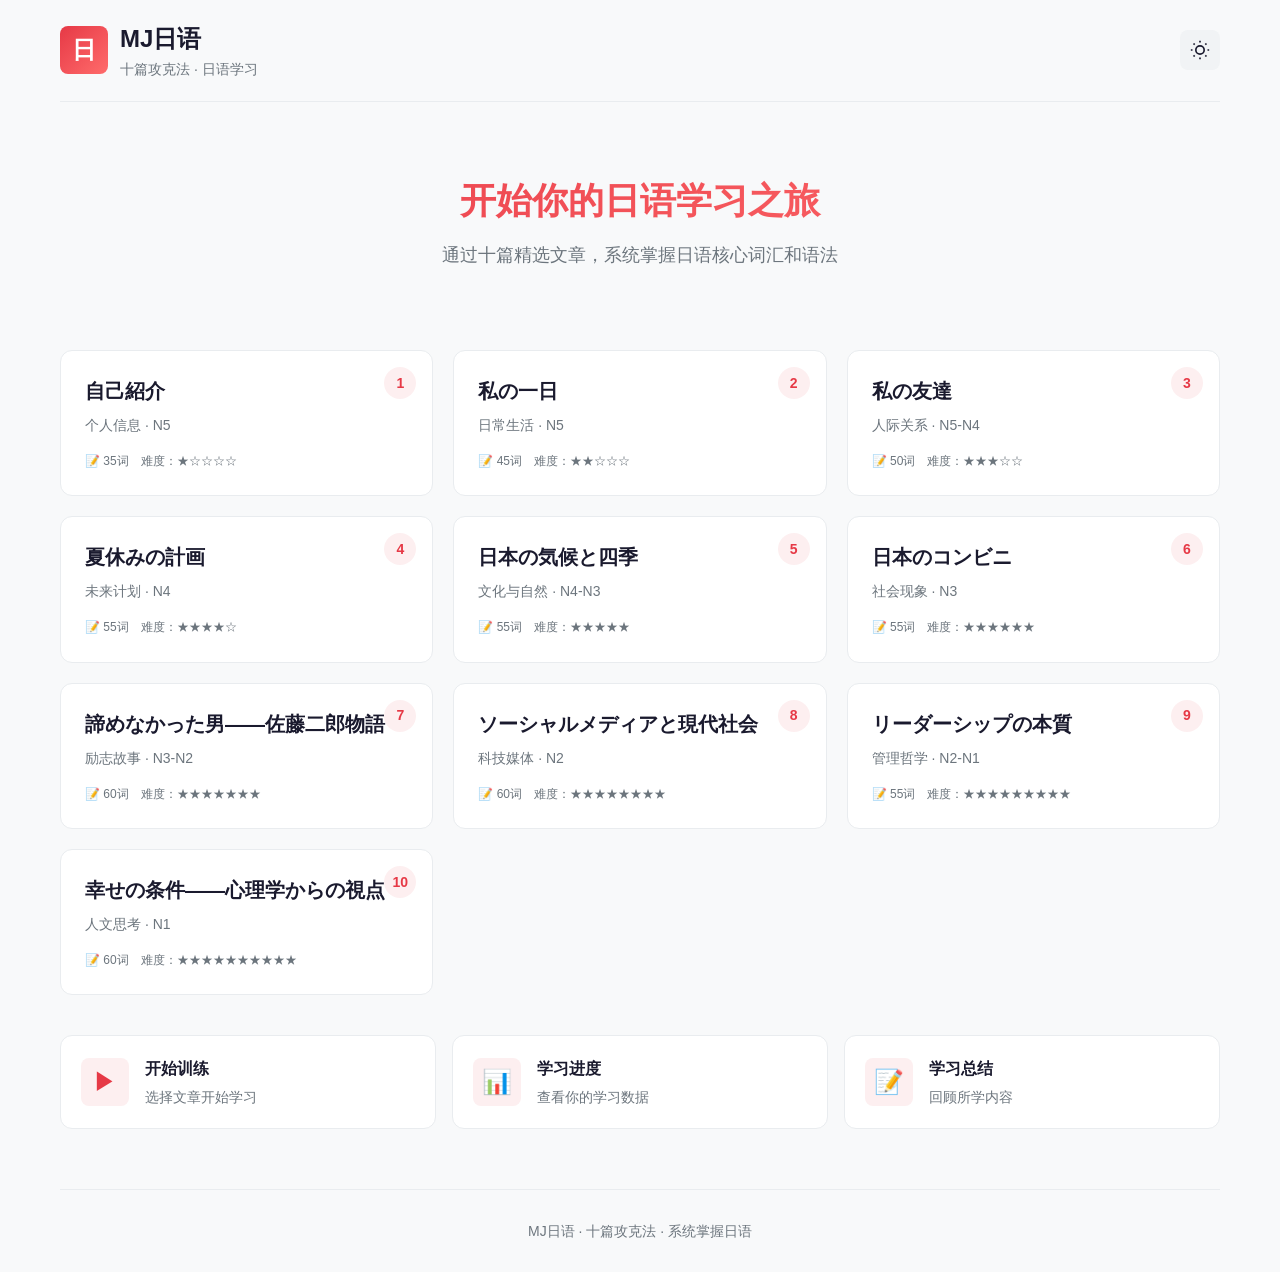
<file: index.html>
<!DOCTYPE html>
<html lang="ja">
<head>
    <meta charset="UTF-8">
    <meta name="viewport" content="width=device-width, initial-scale=1.0">
    <title>MJ日语 - 十篇攻克法</title>
    <link rel="stylesheet" href="style.css">
    <link rel="icon" href="icons/icon-192.png" type="image/png">
</head>
<body>
    <div class="container">
        <header class="header">
            <div class="logo">
                <span class="logo-icon">日</span>
                <div class="logo-text">
                    <h1>MJ日语</h1>
                    <p class="subtitle">十篇攻克法 · 日语学习</p>
                </div>
            </div>
            <div class="header-actions">
                <button class="btn-icon" id="themeToggle" title="切换主题">
                    <svg viewBox="0 0 24 24" fill="none" stroke="currentColor" stroke-width="2">
                        <circle cx="12" cy="12" r="5"/>
                        <path d="M12 1v2M12 21v2M4.22 4.22l1.42 1.42M18.36 18.36l1.42 1.42M1 12h2M21 12h2M4.22 19.78l1.42-1.42M18.36 5.64l1.42-1.42"/>
                    </svg>
                </button>
            </div>
        </header>

        <main class="main">
            <div class="welcome-section">
                <h2 class="welcome-title">开始你的日语学习之旅</h2>
                <p class="welcome-desc">通过十篇精选文章，系统掌握日语核心词汇和语法</p>
            </div>

            <div class="article-grid" id="articleGrid">
                <!-- 文章卡片将通过JS动态生成 -->
            </div>

            <div class="quick-actions">
                <a href="train.html" class="action-card">
                    <div class="action-icon">▶</div>
                    <div class="action-text">
                        <h3>开始训练</h3>
                        <p>选择文章开始学习</p>
                    </div>
                </a>
                <a href="progress.html" class="action-card">
                    <div class="action-icon">📊</div>
                    <div class="action-text">
                        <h3>学习进度</h3>
                        <p>查看你的学习数据</p>
                    </div>
                </a>
                <a href="summary.html" class="action-card">
                    <div class="action-icon">📝</div>
                    <div class="action-text">
                        <h3>学习总结</h3>
                        <p>回顾所学内容</p>
                    </div>
                </a>
            </div>
        </main>

        <footer class="footer">
            <p>MJ日语 · 十篇攻克法 · 系统掌握日语</p>
        </footer>
    </div>

    <script src="data.js"></script>
    <script src="app.js"></script>
    <script>
        document.addEventListener('DOMContentLoaded', () => {
            initTheme();
            renderArticleGrid();
        });
    </script>
</body>
</html>
</file>
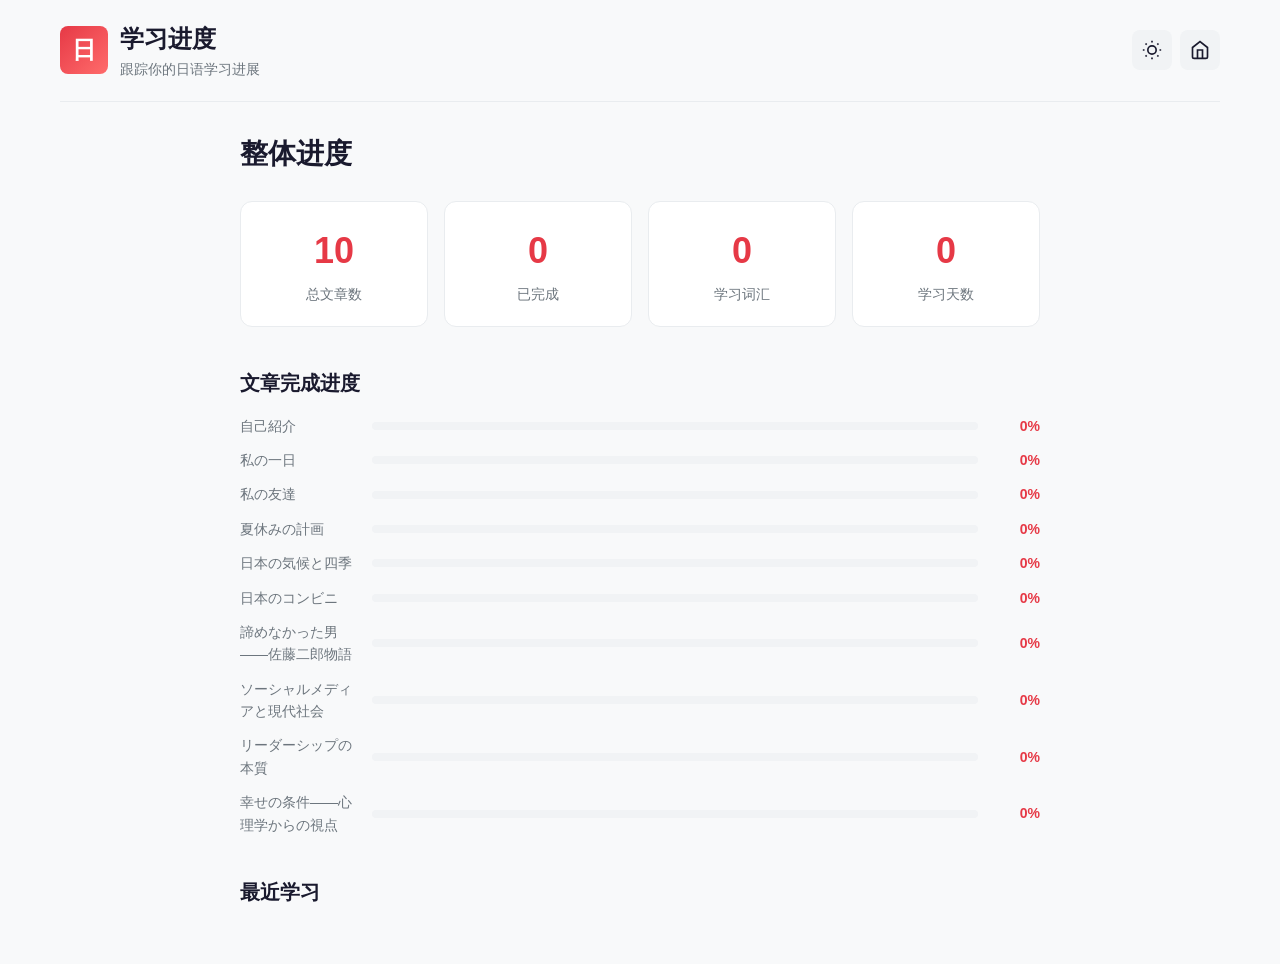
<file: progress.html>
<!DOCTYPE html>
<html lang="ja">
<head>
    <meta charset="UTF-8">
    <meta name="viewport" content="width=device-width, initial-scale=1.0">
    <title>学习进度 - MJ日语</title>
    <link rel="stylesheet" href="style.css">
    <link rel="icon" href="icons/icon-192.png" type="image/png">
</head>
<body>
    <div class="container">
        <header class="header">
            <div class="logo">
                <span class="logo-icon">日</span>
                <div class="logo-text">
                    <h1>学习进度</h1>
                    <p class="subtitle">跟踪你的日语学习进展</p>
                </div>
            </div>
            <div class="header-actions">
                <button class="btn-icon" id="themeToggle" title="切换主题">
                    <svg viewBox="0 0 24 24" fill="none" stroke="currentColor" stroke-width="2">
                        <circle cx="12" cy="12" r="5"/>
                        <path d="M12 1v2M12 21v2M4.22 4.22l1.42 1.42M18.36 18.36l1.42 1.42M1 12h2M21 12h2M4.22 19.78l1.42-1.42M18.36 5.64l1.42-1.42"/>
                    </svg>
                </button>
                <a href="index.html" class="btn-icon" title="Home">
                    <svg viewBox="0 0 24 24" fill="none" stroke="currentColor" stroke-width="2">
                        <path d="M3 9l9-7 9 7v11a2 2 0 0 1-2 2H5a2 2 0 0 1-2-2z"/>
                        <polyline points="9 22 9 12 15 12 15 22"/>
                    </svg>
                </a>
            </div>
        </header>

        <main class="main">
            <div class="progress-container">
                <div class="progress-header">
                    <h2>整体进度</h2>
                    <div class="progress-stats">
                        <div class="stat-card">
                            <div class="stat-value" id="totalArticles">0</div>
                            <div class="stat-label">总文章数</div>
                        </div>
                        <div class="stat-card">
                            <div class="stat-value" id="completedArticles">0</div>
                            <div class="stat-label">已完成</div>
                        </div>
                        <div class="stat-card">
                            <div class="stat-value" id="totalWords">0</div>
                            <div class="stat-label">学习词汇</div>
                        </div>
                        <div class="stat-card">
                            <div class="stat-value" id="studyDays">0</div>
                            <div class="stat-label">学习天数</div>
                        </div>
                    </div>
                </div>

                <div class="progress-chart">
                    <h3>文章完成进度</h3>
                    <div class="progress-bars" id="progressBars">
                        <!-- 进度条动态生成 -->
                    </div>
                </div>

                <div class="recent-activity">
                    <h3>最近学习</h3>
                    <div class="activity-list" id="activityList">
                        <!-- 活动列表动态生成 -->
                    </div>
                </div>
            </div>
        </main>
    </div>

    <script src="data.js"></script>
    <script src="app.js"></script>
    <script>
        document.addEventListener('DOMContentLoaded', () => {
            initTheme();
            renderProgress();
        });
    </script>
</body>
</html>
</file>
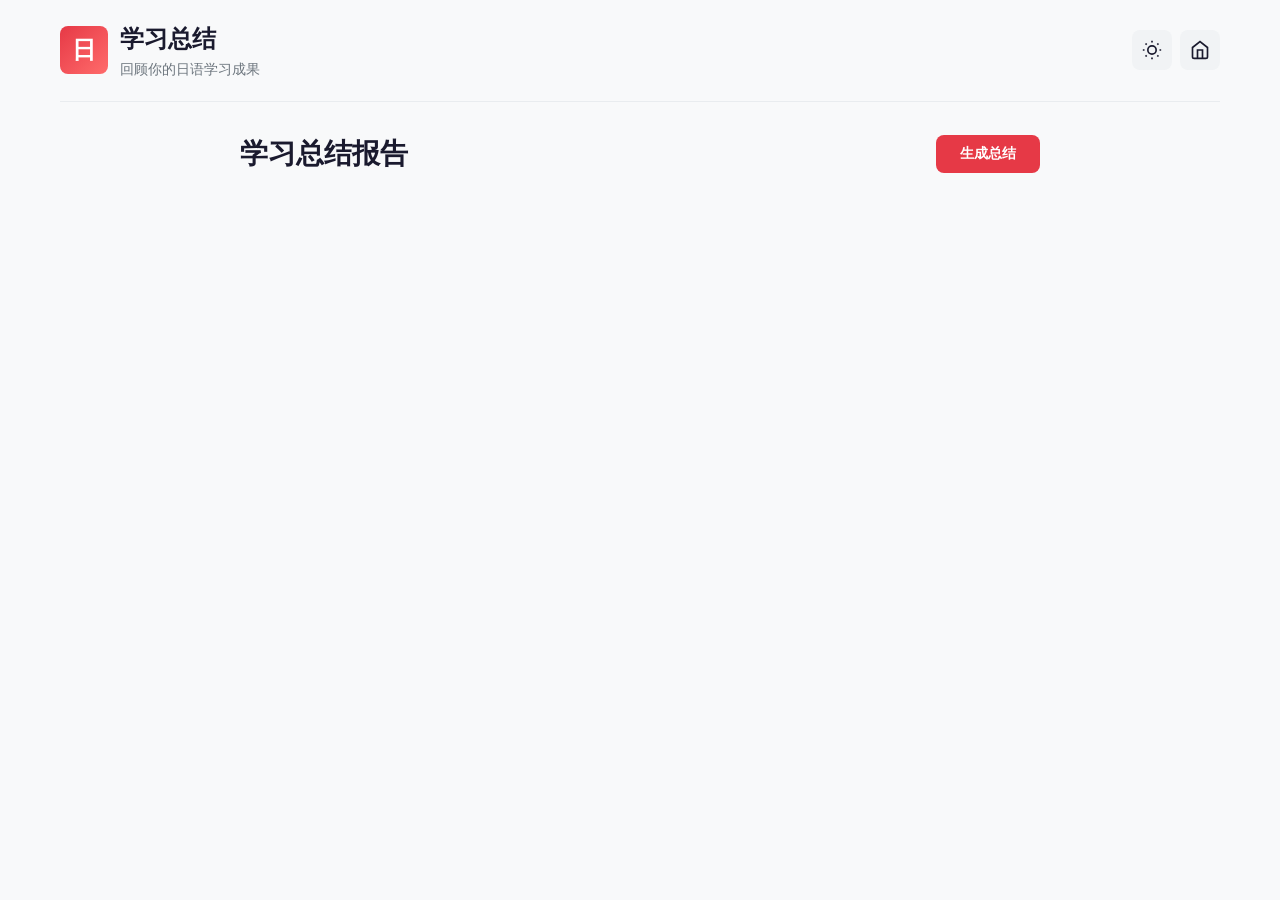
<file: summary.html>
<!DOCTYPE html>
<html lang="ja">
<head>
    <meta charset="UTF-8">
    <meta name="viewport" content="width=device-width, initial-scale=1.0">
    <title>学习总结 - MJ日语</title>
    <link rel="stylesheet" href="style.css">
    <link rel="icon" href="icons/icon-192.png" type="image/png">
</head>
<body>
    <div class="container">
        <header class="header">
            <div class="logo">
                <span class="logo-icon">日</span>
                <div class="logo-text">
                    <h1>学习总结</h1>
                    <p class="subtitle">回顾你的日语学习成果</p>
                </div>
            </div>
            <div class="header-actions">
                <button class="btn-icon" id="themeToggle" title="切换主题">
                    <svg viewBox="0 0 24 24" fill="none" stroke="currentColor" stroke-width="2">
                        <circle cx="12" cy="12" r="5"/>
                        <path d="M12 1v2M12 21v2M4.22 4.22l1.42 1.42M18.36 18.36l1.42 1.42M1 12h2M21 12h2M4.22 19.78l1.42-1.42M18.36 5.64l1.42-1.42"/>
                    </svg>
                </button>
                <a href="index.html" class="btn-icon" title="Home">
                    <svg viewBox="0 0 24 24" fill="none" stroke="currentColor" stroke-width="2">
                        <path d="M3 9l9-7 9 7v11a2 2 0 0 1-2 2H5a2 2 0 0 1-2-2z"/>
                        <polyline points="9 22 9 12 15 12 15 22"/>
                    </svg>
                </a>
            </div>
        </header>

        <main class="main">
            <div class="summary-container">
                <div class="summary-header">
                    <h2>学习总结报告</h2>
                    <button class="btn-primary" id="btnGenerateSummary">生成总结</button>
                </div>

                <div class="summary-content" id="summaryContent">
                    <div class="summary-placeholder">
                        <div class="placeholder-icon">📝</div>
                        <h3>点击"生成总结"查看学习成果</h3>
                        <p>系统将分析你的学习数据，生成详细的学习总结报告</p>
                    </div>
                </div>

                <div class="summary-sections" id="summarySections" style="display:none;">
                    <div class="summary-card">
                        <h3>📊 学习概况</h3>
                        <div class="summary-stats" id="summaryStats"></div>
                    </div>

                    <div class="summary-card">
                        <h3>📚 文章掌握情况</h3>
                        <div class="article-mastery" id="articleMastery"></div>
                    </div>

                    <div class="summary-card">
                        <h3>🔤 词汇积累</h3>
                        <div class="vocabulary-summary" id="vocabularySummary"></div>
                    </div>

                    <div class="summary-card">
                        <h3>💡 学习建议</h3>
                        <div class="learning-suggestions" id="learningSuggestions"></div>
                    </div>
                </div>
            </div>
        </main>
    </div>

    <script src="data.js"></script>
    <script src="app.js"></script>
    <script>
        document.addEventListener('DOMContentLoaded', () => {
            initTheme();
            document.getElementById('btnGenerateSummary').addEventListener('click', generateSummary);
        });
    </script>
</body>
</html>
</file>
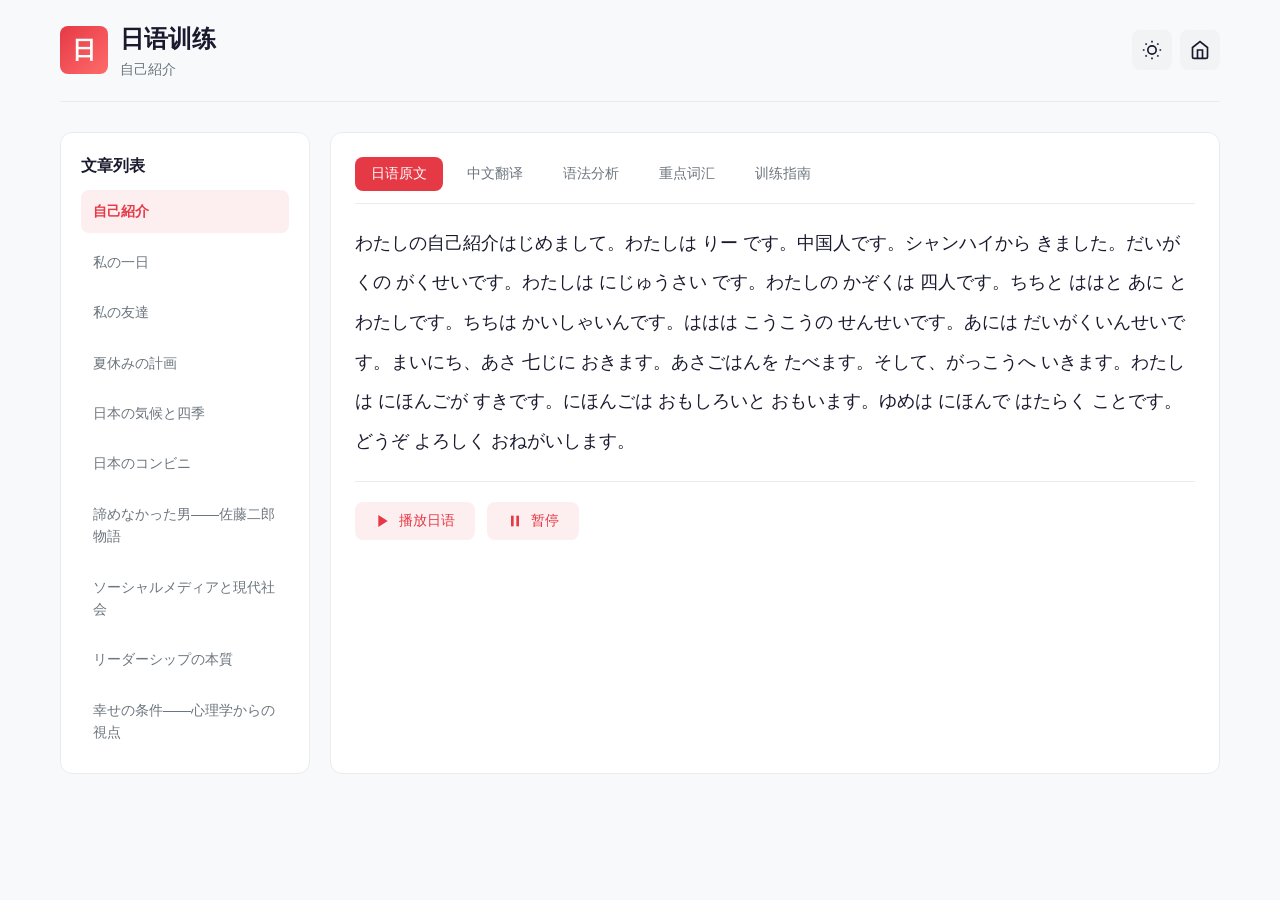
<file: train.html>
<!DOCTYPE html>
<html lang="ja">
<head>
    <meta charset="UTF-8">
    <meta name="viewport" content="width=device-width, initial-scale=1.0">
    <title>训练 - MJ日语</title>
    <link rel="stylesheet" href="style.css">
    <link rel="icon" href="icons/icon-192.png" type="image/png">
</head>
<body>
    <div class="container">
        <header class="header">
            <div class="logo">
                <span class="logo-icon">日</span>
                <div class="logo-text">
                    <h1>日语训练</h1>
                    <p class="subtitle" id="articleTitle">选择文章开始</p>
                </div>
            </div>
            <div class="header-actions">
                <button class="btn-icon" id="themeToggle" title="切换主题">
                    <svg viewBox="0 0 24 24" fill="none" stroke="currentColor" stroke-width="2">
                        <circle cx="12" cy="12" r="5"/>
                        <path d="M12 1v2M12 21v2M4.22 4.22l1.42 1.42M18.36 18.36l1.42 1.42M1 12h2M21 12h2M4.22 19.78l1.42-1.42M18.36 5.64l1.42-1.42"/>
                    </svg>
                </button>
                <a href="index.html" class="btn-icon" title="Home">
                    <svg viewBox="0 0 24 24" fill="none" stroke="currentColor" stroke-width="2">
                        <path d="M3 9l9-7 9 7v11a2 2 0 0 1-2 2H5a2 2 0 0 1-2-2z"/>
                        <polyline points="9 22 9 12 15 12 15 22"/>
                    </svg>
                </a>
            </div>
        </header>

        <main class="main">
            <div class="train-layout">
                <aside class="sidebar">
                    <h3>文章列表</h3>
                    <div class="article-list" id="articleList">
                        <!-- 文章列表动态生成 -->
                    </div>
                </aside>

                <section class="content-area">
                    <div class="content-placeholder" id="contentPlaceholder">
                        <div class="placeholder-icon">📖</div>
                        <h2>选择一篇文章开始训练</h2>
                        <p>从左侧列表选择文章，或点击首页的文章卡片</p>
                    </div>

                    <div class="content-active" id="contentActive" style="display:none;">
                        <div class="content-tabs">
                            <button class="tab-btn active" data-tab="japanese">日语原文</button>
                            <button class="tab-btn" data-tab="translation">中文翻译</button>
                            <button class="tab-btn" data-tab="analysis">语法分析</button>
                            <button class="tab-btn" data-tab="words">重点词汇</button>
                            <button class="tab-btn" data-tab="practice">训练指南</button>
                        </div>

                        <div class="tab-content" id="tabJapanese" style="display:block;">
                            <div class="article-content" id="japaneseContent"></div>
                            <div class="audio-controls">
                                <button class="btn-audio" id="btnPlayJapanese" title="播放日语音频">
                                    <svg viewBox="0 0 24 24" fill="currentColor">
                                        <polygon points="5 3 19 12 5 21 5 3"/>
                                    </svg>
                                    播放日语
                                </button>
                                <button class="btn-audio" id="btnPauseAudio" title="暂停">
                                    <svg viewBox="0 0 24 24" fill="currentColor">
                                        <rect x="6" y="4" width="4" height="16"/>
                                        <rect x="14" y="4" width="4" height="16"/>
                                    </svg>
                                    暂停
                                </button>
                            </div>
                        </div>

                        <div class="tab-content" id="tabTranslation" style="display:none;">
                            <div class="article-content" id="chineseContent"></div>
                        </div>

                        <div class="tab-content" id="tabAnalysis" style="display:none;">
                            <div class="analysis-content" id="analysisContent"></div>
                        </div>

                        <div class="tab-content" id="tabWords" style="display:none;">
                            <div class="words-content" id="wordsContent"></div>
                        </div>

                        <div class="tab-content" id="tabPractice" style="display:none;">
                            <div class="practice-content" id="practiceContent"></div>
                        </div>
                    </div>
                </section>
            </div>
        </main>
    </div>

    <script src="data.js"></script>
    <script src="app.js"></script>
    <script>
        document.addEventListener('DOMContentLoaded', () => {
            initTheme();
            initTrainPage();
        });
    </script>
</body>
</html>
</file>
<file: style.css>
/* ===== MJ日语 - 十篇攻克法 样式表 ===== */

/* 主题变量 - 浅色模式 */
:root {
    --bg-primary: #F8F9FA;
    --bg-secondary: #FFFFFF;
    --bg-tertiary: #F1F3F5;
    --text-primary: #1A1A2E;
    --text-secondary: #6C757D;
    --accent: #E63946;
    --accent-light: #FF6B6B;
    --accent-bg: rgba(230, 57, 70, 0.08);
    --border: #E9ECEF;
    --shadow: 0 2px 8px rgba(0,0,0,0.06);
    --shadow-hover: 0 4px 16px rgba(0,0,0,0.12);
    --radius: 12px;
    --radius-sm: 8px;
    --transition: all 0.3s ease;
    
    /* 日语主题色 - 红色系 */
    --jp-red: #E63946;
    --jp-red-light: #FF6B6B;
    --jp-dark: #1A1A2E;
    --jp-gray: #6C757D;
    --jp-light-gray: #F1F3F5;
}

/* 深色模式 */
[data-theme="dark"] {
    --bg-primary: #1A1A2E;
    --bg-secondary: #16213E;
    --bg-tertiary: #0F3460;
    --text-primary: #FFFFFF;
    --text-secondary: #B0BEC5;
    --accent: #FF6B6B;
    --accent-light: #FF8A80;
    --accent-bg: rgba(255, 107, 107, 0.15);
    --border: #2C3E50;
    --shadow: 0 2px 8px rgba(0,0,0,0.3);
    --shadow-hover: 0 4px 16px rgba(0,0,0,0.4);
}

/* 全局样式 */
* {
    margin: 0;
    padding: 0;
    box-sizing: border-box;
    -webkit-tap-highlight-color: transparent;
}

html {
    touch-action: manipulation;
}

body {
    font-family: 'Noto Sans JP', 'Hiragino Sans', 'Yu Gothic', sans-serif;
    background: var(--bg-primary);
    color: var(--text-primary);
    line-height: 1.6;
    min-height: 100vh;
    -webkit-text-size-adjust: 100%;
}

.container {
    max-width: 1200px;
    margin: 0 auto;
    padding: 0 20px;
}

/* 头部样式 */
.header {
    display: flex;
    justify-content: space-between;
    align-items: center;
    padding: 20px 0;
    border-bottom: 1px solid var(--border);
    margin-bottom: 30px;
}

.logo {
    display: flex;
    align-items: center;
    gap: 12px;
}

.logo-icon {
    width: 48px;
    height: 48px;
    background: linear-gradient(135deg, var(--jp-red), var(--jp-red-light));
    color: white;
    display: flex;
    align-items: center;
    justify-content: center;
    border-radius: var(--radius-sm);
    font-size: 24px;
    font-weight: bold;
}

.logo-text h1 {
    font-size: 24px;
    font-weight: 700;
    color: var(--text-primary);
}

.subtitle {
    font-size: 14px;
    color: var(--text-secondary);
}

.header-actions {
    display: flex;
    gap: 8px;
}

.btn-icon {
    width: 40px;
    height: 40px;
    border: none;
    background: var(--bg-tertiary);
    color: var(--text-primary);
    border-radius: var(--radius-sm);
    cursor: pointer;
    display: flex;
    align-items: center;
    justify-content: center;
    transition: var(--transition);
    text-decoration: none;
    touch-action: manipulation;
    -webkit-tap-highlight-color: transparent;
}

.btn-icon:hover {
    background: var(--accent-bg);
    color: var(--accent);
}

.btn-icon svg {
    width: 20px;
    height: 20px;
}

/* 欢迎区域 */
.welcome-section {
    text-align: center;
    padding: 40px 0;
}

.welcome-title {
    font-size: 36px;
    font-weight: 700;
    margin-bottom: 12px;
    background: linear-gradient(135deg, var(--jp-red), var(--jp-red-light));
    -webkit-background-clip: text;
    -webkit-text-fill-color: transparent;
    background-clip: text;
}

.welcome-desc {
    font-size: 18px;
    color: var(--text-secondary);
}

/* 文章网格 */
.article-grid {
    display: grid;
    grid-template-columns: repeat(auto-fill, minmax(300px, 1fr));
    gap: 20px;
    margin: 40px 0;
}

.article-card {
    display: block;
    background: var(--bg-secondary);
    border: 1px solid var(--border);
    border-radius: var(--radius);
    padding: 24px;
    cursor: pointer;
    transition: var(--transition);
    position: relative;
    overflow: hidden;
    touch-action: manipulation;
    user-select: none;
    -webkit-user-select: none;
    text-decoration: none;
    color: inherit;
}

@media (hover: hover) {
    .article-card:hover {
        transform: translateY(-4px);
        box-shadow: var(--shadow-hover);
        border-color: var(--accent);
    }
}

.article-card:active {
    transform: scale(0.98);
}

.article-card.completed {
    border-color: #4ECDC4;
}

.article-number {
    position: absolute;
    top: 16px;
    right: 16px;
    width: 32px;
    height: 32px;
    background: var(--accent-bg);
    color: var(--accent);
    border-radius: 50%;
    display: flex;
    align-items: center;
    justify-content: center;
    font-weight: 700;
    font-size: 14px;
}

.article-card.completed .article-number {
    background: rgba(78, 205, 196, 0.15);
    color: #4ECDC4;
}

.article-title {
    font-size: 20px;
    font-weight: 600;
    margin-bottom: 8px;
    color: var(--text-primary);
}

.article-desc {
    font-size: 14px;
    color: var(--text-secondary);
    margin-bottom: 16px;
    line-height: 1.5;
}

.article-meta {
    display: flex;
    gap: 12px;
    font-size: 12px;
    color: var(--text-secondary);
}

.meta-item {
    display: flex;
    align-items: center;
    gap: 4px;
}

/* 快速操作 */
.quick-actions {
    display: grid;
    grid-template-columns: repeat(auto-fit, minmax(250px, 1fr));
    gap: 16px;
    margin: 40px 0;
}

.action-card {
    background: var(--bg-secondary);
    border: 1px solid var(--border);
    border-radius: var(--radius);
    padding: 20px;
    display: flex;
    align-items: center;
    gap: 16px;
    text-decoration: none;
    color: var(--text-primary);
    transition: var(--transition);
    touch-action: manipulation;
    user-select: none;
    -webkit-user-select: none;
}

@media (hover: hover) {
    .action-card:hover {
        transform: translateY(-2px);
        box-shadow: var(--shadow-hover);
        border-color: var(--accent);
    }
}

.action-card:active {
    transform: scale(0.98);
}

.action-icon {
    width: 48px;
    height: 48px;
    background: var(--accent-bg);
    color: var(--accent);
    border-radius: var(--radius-sm);
    display: flex;
    align-items: center;
    justify-content: center;
    font-size: 24px;
    flex-shrink: 0;
}

.action-text h3 {
    font-size: 16px;
    font-weight: 600;
    margin-bottom: 4px;
}

.action-text p {
    font-size: 14px;
    color: var(--text-secondary);
}

/* 训练页面布局 */
.train-layout {
    display: grid;
    grid-template-columns: 250px 1fr;
    gap: 20px;
    margin-top: 20px;
}

.sidebar {
    background: var(--bg-secondary);
    border: 1px solid var(--border);
    border-radius: var(--radius);
    padding: 20px;
    height: fit-content;
}

.sidebar h3 {
    font-size: 16px;
    font-weight: 600;
    margin-bottom: 12px;
    color: var(--text-primary);
}

.article-list {
    display: flex;
    flex-direction: column;
    gap: 8px;
}

.article-item {
    display: block;
    padding: 10px 12px;
    border-radius: var(--radius-sm);
    cursor: pointer;
    transition: var(--transition);
    font-size: 14px;
    color: var(--text-secondary);
    text-decoration: none;
    touch-action: manipulation;
    user-select: none;
    -webkit-user-select: none;
}

.article-item:hover {
    background: var(--accent-bg);
    color: var(--accent);
}

.article-item:active {
    background: var(--accent-bg);
    color: var(--accent);
    transform: scale(0.97);
}

.article-item.active {
    background: var(--accent-bg);
    color: var(--accent);
    font-weight: 600;
}

.content-area {
    background: var(--bg-secondary);
    border: 1px solid var(--border);
    border-radius: var(--radius);
    padding: 24px;
}

.content-placeholder {
    text-align: center;
    padding: 80px 20px;
    color: var(--text-secondary);
}

.placeholder-icon {
    font-size: 48px;
    margin-bottom: 16px;
}

.content-active {
    display: none;
}

/* 标签页 */
.content-tabs {
    display: flex;
    gap: 8px;
    margin-bottom: 20px;
    border-bottom: 1px solid var(--border);
    padding-bottom: 12px;
}

.tab-btn {
    padding: 8px 16px;
    border: none;
    background: transparent;
    color: var(--text-secondary);
    cursor: pointer;
    font-size: 14px;
    font-weight: 500;
    border-radius: var(--radius-sm);
    transition: var(--transition);
    touch-action: manipulation;
    user-select: none;
    -webkit-user-select: none;
    -webkit-tap-highlight-color: transparent;
}

.tab-btn:hover {
    background: var(--accent-bg);
    color: var(--accent);
}

.tab-btn.active {
    background: var(--accent);
    color: white;
}

.tab-content {
    display: none;
}

.tab-content.active {
    display: block;
}

/* 文章内容 */
.article-content {
    font-size: 16px;
    line-height: 2;
    color: var(--text-primary);
}

.japanese-text {
    font-size: 18px;
    line-height: 2.2;
    margin-bottom: 20px;
}

/* Sentence highlight for TTS playback */
.japanese-text .sentence {
    display: inline;
    border-radius: 3px;
    transition: background 0.2s ease, color 0.2s ease;
    padding: 2px 0;
}

.japanese-text .sentence-active {
    background: rgba(230, 57, 70, 0.18);
    color: #c0172a;
    border-radius: 4px;
    padding: 2px 4px;
    font-weight: 600;
    box-shadow: 0 1px 4px rgba(230, 57, 70, 0.25);
}

[data-theme="dark"] .japanese-text .sentence-active {
    background: rgba(255, 107, 107, 0.25);
    color: #ff8a8a;
    box-shadow: 0 1px 4px rgba(255, 107, 107, 0.3);
}

.chinese-text {
    font-size: 15px;
    line-height: 2;
    color: var(--text-secondary);
    margin-bottom: 20px;
    padding: 16px;
    background: var(--bg-tertiary);
    border-radius: var(--radius-sm);
    border-left: 3px solid var(--accent-light);
}

.audio-controls {
    display: flex;
    gap: 12px;
    margin-top: 20px;
    padding-top: 20px;
    border-top: 1px solid var(--border);
}

.btn-audio {
    display: flex;
    align-items: center;
    gap: 8px;
    padding: 10px 20px;
    border: none;
    background: var(--accent-bg);
    color: var(--accent);
    border-radius: var(--radius-sm);
    cursor: pointer;
    font-size: 14px;
    font-weight: 500;
    transition: var(--transition);
    touch-action: manipulation;
    user-select: none;
    -webkit-user-select: none;
}

.btn-audio:hover {
    background: var(--accent);
    color: white;
}

.btn-audio svg {
    width: 16px;
    height: 16px;
}

/* 语法分析 */
.analysis-content {
    font-size: 15px;
    line-height: 1.8;
}

.grammar-point {
    background: var(--bg-tertiary);
    border-left: 3px solid var(--accent);
    padding: 12px 16px;
    margin-bottom: 12px;
    border-radius: 0 var(--radius-sm) var(--radius-sm) 0;
}

.grammar-title {
    font-weight: 600;
    color: var(--accent);
    margin-bottom: 4px;
}

/* 词汇列表 */
.words-content {
    display: grid;
    gap: 12px;
}

.word-card {
    background: var(--bg-tertiary);
    border: 1px solid var(--border);
    border-radius: var(--radius-sm);
    padding: 16px;
    display: grid;
    grid-template-columns: 1fr 1fr;
    gap: 12px 16px;
    align-items: start;
}

.word-main {
    display: flex;
    align-items: center;
    gap: 8px;
}

.word-japanese {
    font-size: 18px;
    font-weight: 600;
    color: var(--accent);
}

.word-speak-btn {
    flex-shrink: 0;
    width: 32px;
    height: 32px;
    border: 1px solid var(--border);
    border-radius: 50%;
    background: var(--bg-secondary);
    color: var(--accent);
    cursor: pointer;
    display: flex;
    align-items: center;
    justify-content: center;
    transition: var(--transition);
    touch-action: manipulation;
    -webkit-tap-highlight-color: transparent;
}

.word-speak-btn:hover {
    background: var(--accent);
    color: #fff;
    border-color: var(--accent);
}

.word-speak-btn.speaking {
    background: var(--accent);
    color: #fff;
    border-color: var(--accent);
    animation: pulse-speak 0.6s ease-in-out infinite;
}

@keyframes pulse-speak {
    0%, 100% { transform: scale(1); }
    50% { transform: scale(1.15); }
}

.word-speak-hint {
    cursor: pointer;
    font-size: 12px;
    opacity: 0.6;
    transition: opacity 0.2s;
    margin-left: 4px;
    background: none;
    border: none;
    padding: 4px;
    touch-action: manipulation;
    -webkit-tap-highlight-color: transparent;
    line-height: 1;
}

.word-speak-hint:hover,
.word-speak-hint:active {
    opacity: 1;
}

.word-info {
    font-size: 14px;
    color: var(--text-secondary);
}

.word-meaning {
    font-weight: 600;
    color: var(--text-primary);
    margin-bottom: 4px;
}

/* 练习区域 */
.practice-content {
    display: grid;
    gap: 20px;
}

.practice-question {
    background: var(--bg-tertiary);
    border: 1px solid var(--border);
    border-radius: var(--radius-sm);
    padding: 20px;
}

.question-text {
    font-size: 16px;
    font-weight: 600;
    margin-bottom: 12px;
    color: var(--text-primary);
}

.question-options {
    display: grid;
    gap: 8px;
}

.option-btn {
    padding: 12px 16px;
    border: 1px solid var(--border);
    background: var(--bg-secondary);
    color: var(--text-primary);
    border-radius: var(--radius-sm);
    cursor: pointer;
    text-align: left;
    font-size: 14px;
    transition: var(--transition);
    touch-action: manipulation;
    user-select: none;
    -webkit-user-select: none;
}

.option-btn:hover {
    border-color: var(--accent);
    background: var(--accent-bg);
}

.option-btn.correct {
    border-color: #4ECDC4;
    background: rgba(78, 205, 196, 0.15);
    color: #4ECDC4;
}

.option-btn.incorrect {
    border-color: var(--accent);
    background: var(--accent-bg);
    color: var(--accent);
}

/* 训练指南 */
.guide-section {
    background: var(--bg-tertiary);
    border: 1px solid var(--border);
    border-radius: var(--radius-sm);
    padding: 20px;
    margin-bottom: 16px;
}

.guide-title {
    font-size: 16px;
    font-weight: 700;
    color: var(--accent);
    margin-bottom: 12px;
    padding-bottom: 8px;
    border-bottom: 1px solid var(--border);
}

.guide-list {
    margin: 0;
    padding-left: 20px;
    font-size: 14px;
    line-height: 2;
    color: var(--text-primary);
}

.guide-list li {
    margin-bottom: 4px;
}

.guide-text {
    font-size: 14px;
    line-height: 1.8;
    color: var(--text-primary);
}

/* 进度页面 */
.progress-container {
    max-width: 800px;
    margin: 0 auto;
}

.progress-header {
    margin-bottom: 40px;
}

.progress-header h2 {
    font-size: 28px;
    font-weight: 700;
    margin-bottom: 24px;
    color: var(--text-primary);
}

.progress-stats {
    display: grid;
    grid-template-columns: repeat(auto-fit, minmax(150px, 1fr));
    gap: 16px;
}

.stat-card {
    background: var(--bg-secondary);
    border: 1px solid var(--border);
    border-radius: var(--radius);
    padding: 20px;
    text-align: center;
}

.stat-value {
    font-size: 36px;
    font-weight: 700;
    color: var(--accent);
    margin-bottom: 4px;
}

.stat-label {
    font-size: 14px;
    color: var(--text-secondary);
}

.progress-chart {
    margin-bottom: 40px;
}

.progress-chart h3 {
    font-size: 20px;
    font-weight: 600;
    margin-bottom: 16px;
    color: var(--text-primary);
}

.progress-bars {
    display: grid;
    gap: 12px;
}

.progress-bar-item {
    display: grid;
    grid-template-columns: 120px 1fr 50px;
    gap: 12px;
    align-items: center;
}

.progress-bar-label {
    font-size: 14px;
    color: var(--text-secondary);
}

.progress-bar-track {
    height: 8px;
    background: var(--bg-tertiary);
    border-radius: 4px;
    overflow: hidden;
}

.progress-bar-fill {
    height: 100%;
    background: linear-gradient(90deg, var(--accent), var(--accent-light));
    border-radius: 4px;
    transition: width 0.5s ease;
}

.progress-bar-value {
    font-size: 14px;
    font-weight: 600;
    color: var(--accent);
    text-align: right;
}

/* 活动列表 */
.recent-activity {
    margin-bottom: 40px;
}

.recent-activity h3 {
    font-size: 20px;
    font-weight: 600;
    margin-bottom: 16px;
    color: var(--text-primary);
}

.activity-list {
    display: grid;
    gap: 12px;
}

.activity-item {
    background: var(--bg-secondary);
    border: 1px solid var(--border);
    border-radius: var(--radius-sm);
    padding: 16px;
    display: flex;
    align-items: center;
    gap: 12px;
}

.activity-icon {
    width: 40px;
    height: 40px;
    background: var(--accent-bg);
    color: var(--accent);
    border-radius: 50%;
    display: flex;
    align-items: center;
    justify-content: center;
    font-size: 18px;
    flex-shrink: 0;
}

.activity-text {
    flex: 1;
}

.activity-title {
    font-size: 14px;
    font-weight: 600;
    color: var(--text-primary);
    margin-bottom: 2px;
}

.activity-time {
    font-size: 12px;
    color: var(--text-secondary);
}

/* 总结页面 */
.summary-container {
    max-width: 800px;
    margin: 0 auto;
}

.summary-header {
    display: flex;
    justify-content: space-between;
    align-items: center;
    margin-bottom: 30px;
}

.summary-header h2 {
    font-size: 28px;
    font-weight: 700;
    color: var(--text-primary);
}

.btn-primary {
    padding: 10px 24px;
    border: none;
    background: var(--accent);
    color: white;
    border-radius: var(--radius-sm);
    cursor: pointer;
    font-size: 14px;
    font-weight: 600;
    transition: var(--transition);
    touch-action: manipulation;
    user-select: none;
    -webkit-user-select: none;
    -webkit-tap-highlight-color: transparent;
}

.btn-primary:hover {
    background: var(--accent-light);
    transform: translateY(-2px);
    box-shadow: var(--shadow-hover);
}

.summary-content {
    display: none;
}

.summary-placeholder {
    text-align: center;
    padding: 80px 20px;
    color: var(--text-secondary);
}

.summary-sections {
    display: grid;
    gap: 24px;
}

.summary-card {
    background: var(--bg-secondary);
    border: 1px solid var(--border);
    border-radius: var(--radius);
    padding: 24px;
}

.summary-card h3 {
    font-size: 20px;
    font-weight: 600;
    margin-bottom: 16px;
    color: var(--text-primary);
}

.summary-stats {
    display: grid;
    grid-template-columns: repeat(auto-fit, minmax(150px, 1fr));
    gap: 16px;
}

.summary-stat {
    text-align: center;
    padding: 16px;
    background: var(--bg-tertiary);
    border-radius: var(--radius-sm);
}

.summary-stat-value {
    font-size: 28px;
    font-weight: 700;
    color: var(--accent);
    margin-bottom: 4px;
}

.summary-stat-label {
    font-size: 14px;
    color: var(--text-secondary);
}

/* 文章掌握情况 */
.article-mastery {
    display: grid;
    gap: 12px;
}

.mastery-item {
    display: flex;
    align-items: center;
    gap: 12px;
    padding: 12px;
    background: var(--bg-tertiary);
    border-radius: var(--radius-sm);
}

.mastery-rank {
    width: 32px;
    height: 32px;
    background: var(--accent);
    color: white;
    border-radius: 50%;
    display: flex;
    align-items: center;
    justify-content: center;
    font-weight: 700;
    font-size: 14px;
    flex-shrink: 0;
}

.mastery-info {
    flex: 1;
}

.mastery-title {
    font-size: 14px;
    font-weight: 600;
    color: var(--text-primary);
    margin-bottom: 2px;
}

.mastery-score {
    font-size: 12px;
    color: var(--text-secondary);
}

/* 词汇总结 */
.vocabulary-summary {
    display: grid;
    gap: 8px;
}

.vocab-item {
    display: flex;
    align-items: center;
    gap: 12px;
    padding: 8px 12px;
    background: var(--bg-tertiary);
    border-radius: var(--radius-sm);
    font-size: 14px;
}

.vocab-japanese {
    font-weight: 600;
    color: var(--accent);
    min-width: 80px;
}

.vocab-meaning {
    color: var(--text-primary);
    flex: 1;
}

/* 学习建议 */
.learning-suggestions {
    display: grid;
    gap: 12px;
}

.suggestion-item {
    display: flex;
    align-items: start;
    gap: 12px;
    padding: 16px;
    background: var(--bg-tertiary);
    border-radius: var(--radius-sm);
}

.suggestion-icon {
    font-size: 20px;
    flex-shrink: 0;
}

.suggestion-text {
    font-size: 14px;
    color: var(--text-primary);
    line-height: 1.6;
}

/* 页脚 */
.footer {
    text-align: center;
    padding: 30px 0;
    margin-top: 60px;
    border-top: 1px solid var(--border);
    color: var(--text-secondary);
    font-size: 14px;
}

/* 响应式设计 */
@media (max-width: 768px) {
    .train-layout {
        grid-template-columns: 1fr;
    }
    
    .sidebar {
        order: 2;
    }
    
    .content-area {
        order: 1;
    }
    
    .welcome-title {
        font-size: 28px;
    }
    
    .article-grid {
        grid-template-columns: 1fr;
    }
    
    .progress-stats {
        grid-template-columns: repeat(2, 1fr);
    }
}

@media (max-width: 480px) {
    .header {
        flex-direction: column;
        gap: 16px;
        text-align: center;
    }
    
    .welcome-title {
        font-size: 24px;
    }
    
    .progress-stats {
        grid-template-columns: 1fr;
    }
}
</file>
